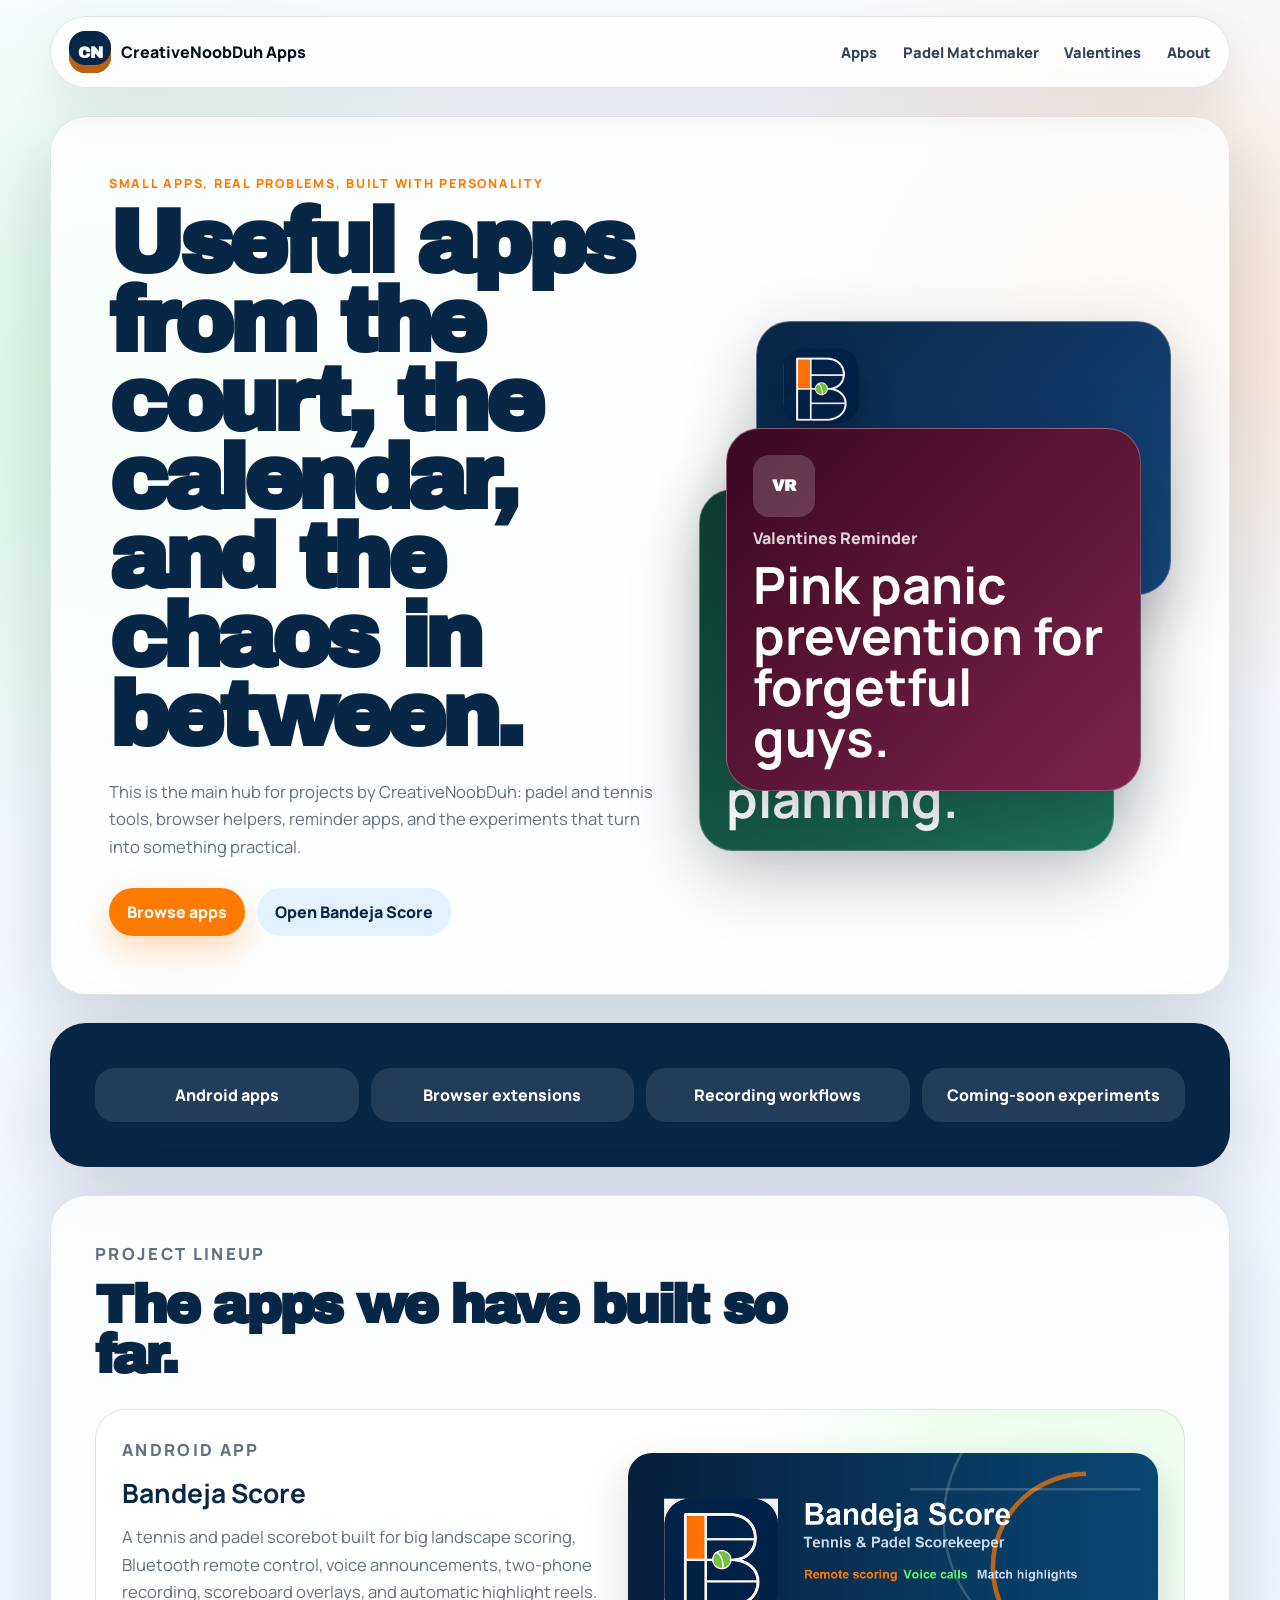
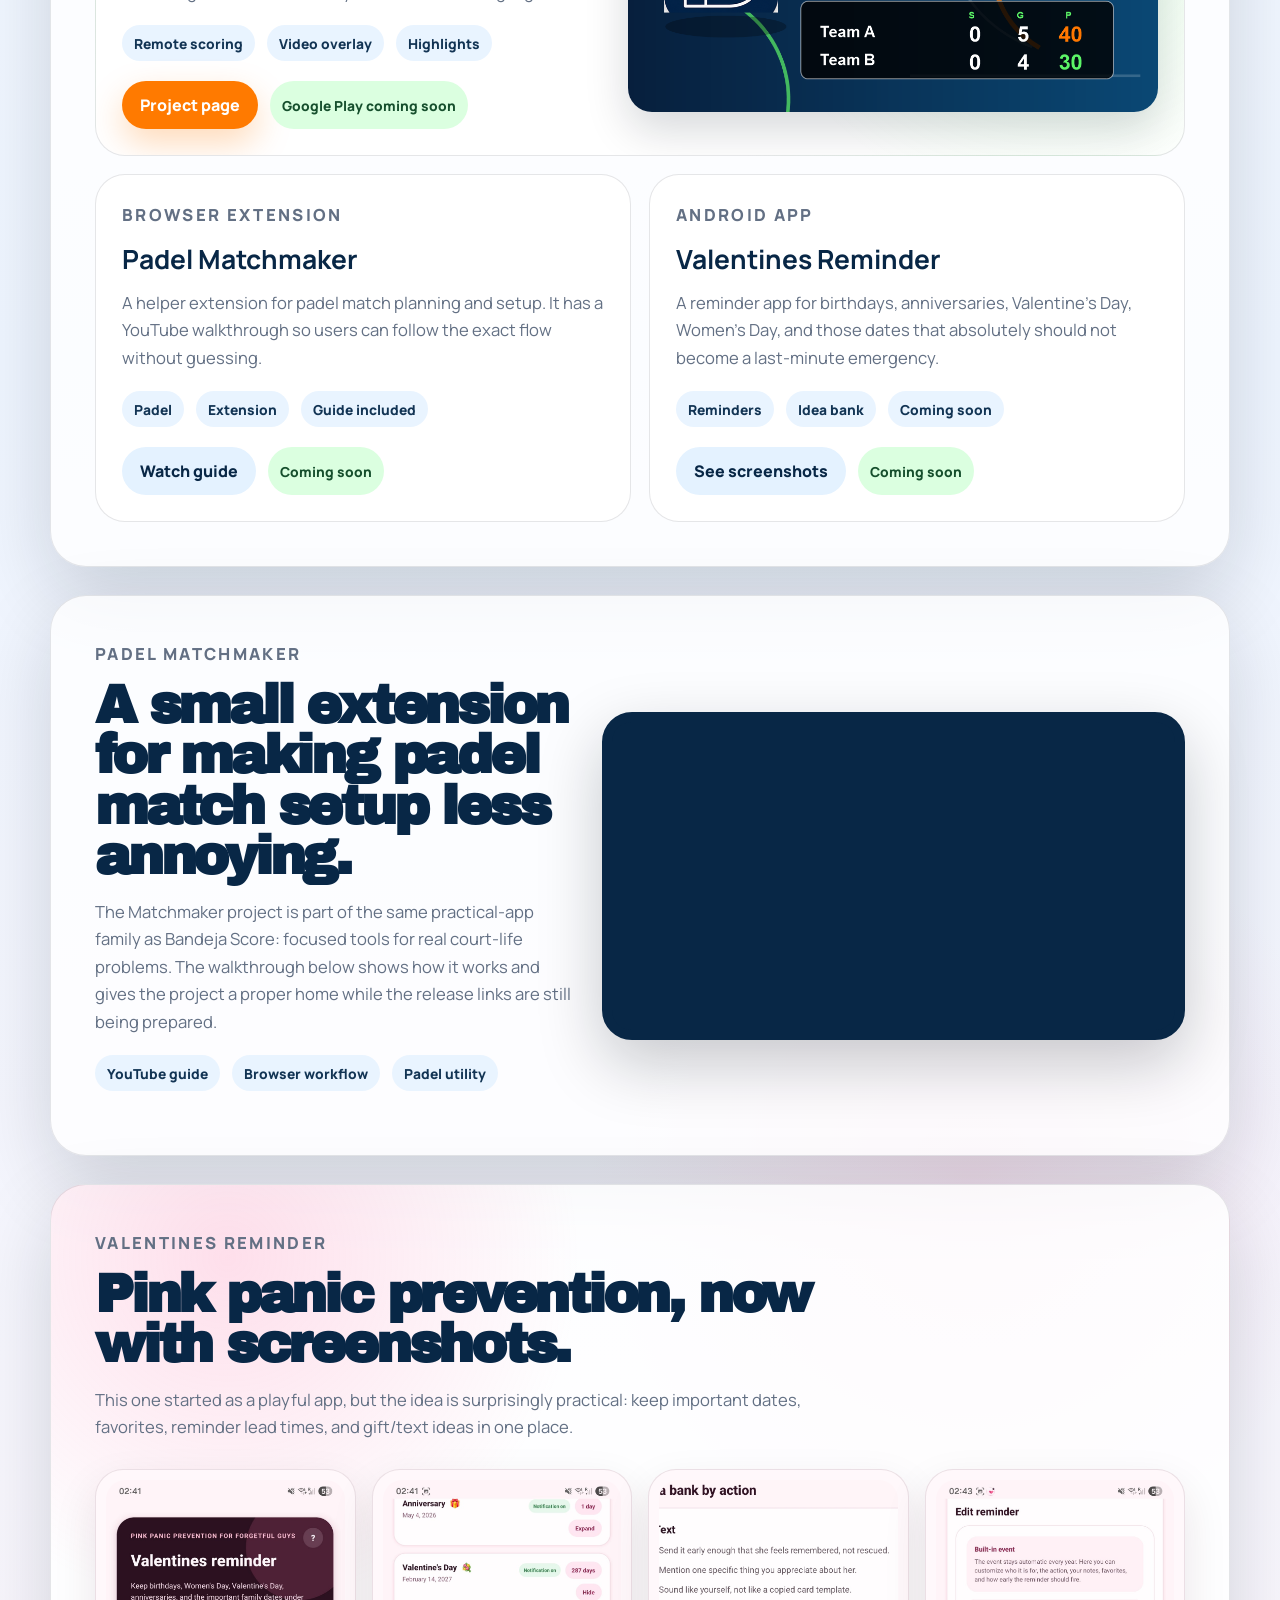
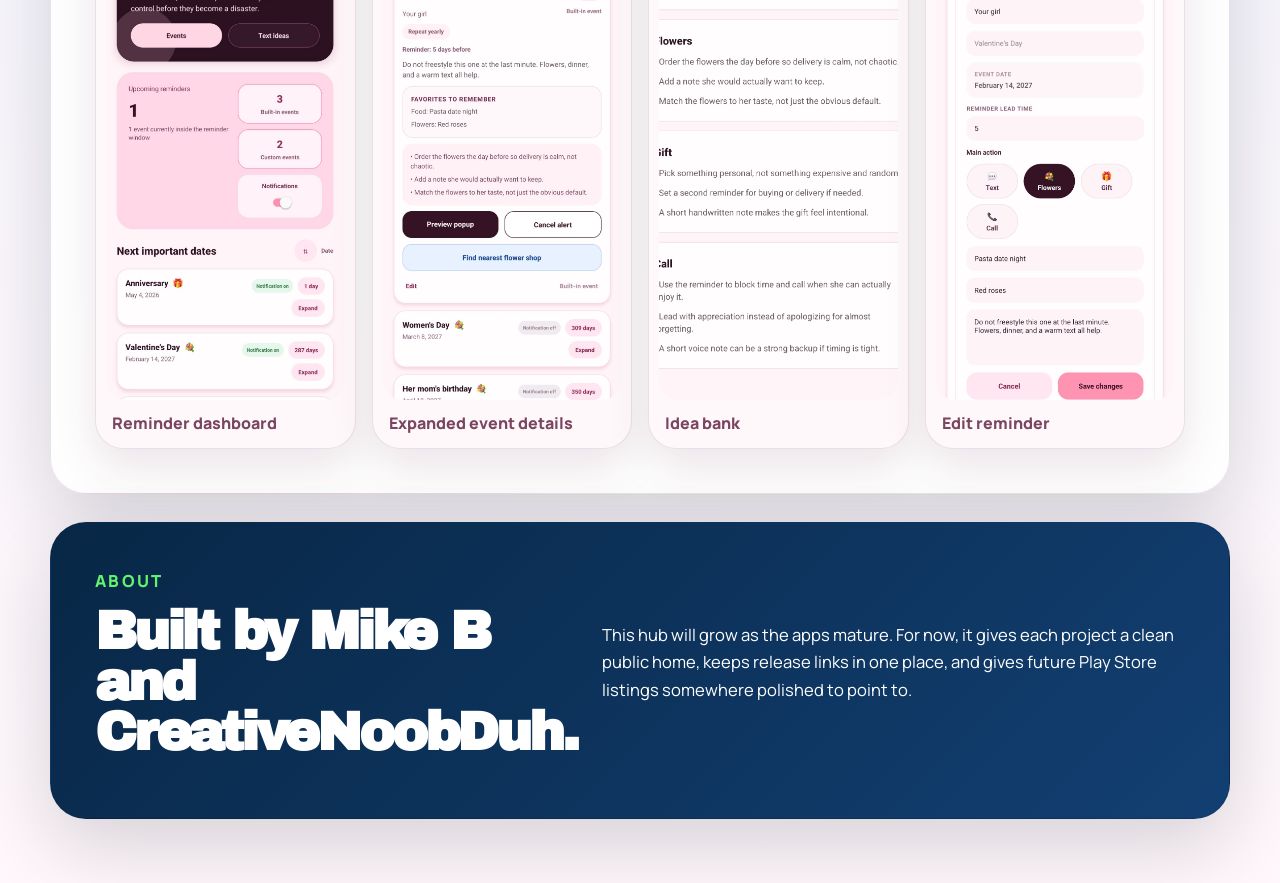
<file: index.html>
<!DOCTYPE html>
<html lang="en">
<head>
  <meta charset="UTF-8">
  <meta name="viewport" content="width=device-width, initial-scale=1.0">
  <title>CreativeNoobDuh Apps</title>
  <meta
    name="description"
    content="A home for apps and tools by CreativeNoobDuh, including Bandeja Score, Padel Matchmaker, and Valentines Reminder."
  >
  <meta property="og:title" content="CreativeNoobDuh Apps">
  <meta property="og:description" content="Apps for padel, tennis, useful reminders, and playful experiments.">
  <meta property="og:image" content="assets/bandeja/feature-graphic.png">
  <link rel="preconnect" href="https://fonts.googleapis.com">
  <link rel="preconnect" href="https://fonts.gstatic.com" crossorigin>
  <link
    href="https://fonts.googleapis.com/css2?family=Archivo+Black&family=Manrope:wght@400;600;700;800;900&display=swap"
    rel="stylesheet"
  >
  <link rel="stylesheet" href="styles.css">
</head>
<body>
  <header class="site-header">
    <a class="brand" href="#top" aria-label="CreativeNoobDuh Apps home">
      <span class="brand-mark">CN</span>
      <span>CreativeNoobDuh Apps</span>
    </a>
    <nav class="site-nav" aria-label="Primary navigation">
      <a href="#apps">Apps</a>
      <a href="#matchmaker">Padel Matchmaker</a>
      <a href="#valentines">Valentines</a>
      <a href="#about">About</a>
    </nav>
  </header>

  <main id="top">
    <section class="hero">
      <div class="hero-copy">
        <p class="eyebrow">Small apps, real problems, built with personality</p>
        <h1>Useful apps from the court, the calendar, and the chaos in between.</h1>
        <p class="hero-text">
          This is the main hub for projects by CreativeNoobDuh: padel and tennis tools, browser helpers,
          reminder apps, and the experiments that turn into something practical.
        </p>
        <div class="hero-actions">
          <a class="button button-primary" href="#apps">Browse apps</a>
          <a class="button button-secondary" href="bandejascore/">Open Bandeja Score</a>
        </div>
      </div>
      <div class="hero-stack" aria-label="Featured apps preview">
        <article class="hero-card bandeja-card">
          <img src="assets/bandeja/icon.png" alt="" class="app-icon">
          <span>Bandeja Score</span>
          <strong>Score. Record. Highlight.</strong>
        </article>
        <article class="hero-card match-card">
          <span class="mini-mark">PM</span>
          <span>Padel Matchmaker</span>
          <strong>Browser extension for easier match planning.</strong>
        </article>
        <article class="hero-card valentine-card">
          <span class="mini-mark">VR</span>
          <span>Valentines Reminder</span>
          <strong>Pink panic prevention for forgetful guys.</strong>
        </article>
      </div>
    </section>

    <section class="section intro-strip">
      <span>Android apps</span>
      <span>Browser extensions</span>
      <span>Recording workflows</span>
      <span>Coming-soon experiments</span>
    </section>

    <section class="section" id="apps">
      <div class="section-heading">
        <p class="eyebrow">Project lineup</p>
        <h2>The apps we have built so far.</h2>
      </div>
      <div class="app-grid">
        <article class="app-card app-card-featured">
          <div class="app-card-copy">
            <p class="card-kicker">Android app</p>
            <h3>Bandeja Score</h3>
            <p>
              A tennis and padel scorebot built for big landscape scoring, Bluetooth remote control,
              voice announcements, two-phone recording, scoreboard overlays, and automatic highlight reels.
            </p>
            <div class="tag-row">
              <span>Remote scoring</span>
              <span>Video overlay</span>
              <span>Highlights</span>
            </div>
            <div class="card-actions">
              <a class="button button-primary" href="bandejascore/">Project page</a>
              <span class="status-pill">Google Play coming soon</span>
            </div>
          </div>
          <img src="assets/bandeja/feature-graphic.png" alt="Bandeja Score feature graphic" class="feature-shot">
        </article>

        <article class="app-card">
          <p class="card-kicker">Browser extension</p>
          <h3>Padel Matchmaker</h3>
          <p>
            A helper extension for padel match planning and setup. It has a YouTube walkthrough so users can
            follow the exact flow without guessing.
          </p>
          <div class="tag-row">
            <span>Padel</span>
            <span>Extension</span>
            <span>Guide included</span>
          </div>
          <div class="card-actions">
            <a class="button button-secondary" href="#matchmaker">Watch guide</a>
            <span class="status-pill">Coming soon</span>
          </div>
        </article>

        <article class="app-card">
          <p class="card-kicker">Android app</p>
          <h3>Valentines Reminder</h3>
          <p>
            A reminder app for birthdays, anniversaries, Valentine's Day, Women's Day, and those dates that
            absolutely should not become a last-minute emergency.
          </p>
          <div class="tag-row">
            <span>Reminders</span>
            <span>Idea bank</span>
            <span>Coming soon</span>
          </div>
          <div class="card-actions">
            <a class="button button-secondary" href="#valentines">See screenshots</a>
            <span class="status-pill">Coming soon</span>
          </div>
        </article>
      </div>
    </section>

    <section class="section split-section" id="matchmaker">
      <div class="section-copy">
        <p class="eyebrow">Padel Matchmaker</p>
        <h2>A small extension for making padel match setup less annoying.</h2>
        <p>
          The Matchmaker project is part of the same practical-app family as Bandeja Score: focused tools for
          real court-life problems. The walkthrough below shows how it works and gives the project a proper
          home while the release links are still being prepared.
        </p>
        <div class="tag-row">
          <span>YouTube guide</span>
          <span>Browser workflow</span>
          <span>Padel utility</span>
        </div>
      </div>
      <div class="video-frame">
        <iframe
          src="https://www.youtube.com/embed/cnwSlOgUgn4"
          title="Padel Matchmaker instruction guide"
          allow="accelerometer; autoplay; clipboard-write; encrypted-media; gyroscope; picture-in-picture; web-share"
          allowfullscreen
        ></iframe>
      </div>
    </section>

    <section class="section valentines-section" id="valentines">
      <div class="section-heading">
        <p class="eyebrow">Valentines Reminder</p>
        <h2>Pink panic prevention, now with screenshots.</h2>
        <p>
          This one started as a playful app, but the idea is surprisingly practical: keep important dates,
          favorites, reminder lead times, and gift/text ideas in one place.
        </p>
      </div>
      <div class="phone-gallery">
        <figure>
          <img src="assets/valentines/dashboard.jpeg" alt="Valentines Reminder dashboard">
          <figcaption>Reminder dashboard</figcaption>
        </figure>
        <figure>
          <img src="assets/valentines/expanded-reminder.jpeg" alt="Expanded Valentines Reminder event details">
          <figcaption>Expanded event details</figcaption>
        </figure>
        <figure>
          <img src="assets/valentines/idea-bank.jpeg" alt="Valentines Reminder idea bank">
          <figcaption>Idea bank</figcaption>
        </figure>
        <figure>
          <img src="assets/valentines/edit-reminder.jpeg" alt="Valentines Reminder edit screen">
          <figcaption>Edit reminder</figcaption>
        </figure>
      </div>
    </section>

    <section class="section about-section" id="about">
      <div>
        <p class="eyebrow">About</p>
        <h2>Built by Mike B and CreativeNoobDuh.</h2>
      </div>
      <p>
        This hub will grow as the apps mature. For now, it gives each project a clean public home, keeps
        release links in one place, and gives future Play Store listings somewhere polished to point to.
      </p>
    </section>
  </main>
</body>
</html>
</file>
<file: styles.css>
:root {
  --ink: #08101d;
  --muted: #637084;
  --paper: #f6f9ff;
  --white: #ffffff;
  --navy: #082746;
  --blue: #17477d;
  --sky: #69bfff;
  --orange: #ff7a00;
  --green: #62f46f;
  --pink: #ff7cab;
  --plum: #3a0821;
  --line: rgba(8, 16, 29, 0.1);
  --shadow: 0 28px 80px rgba(8, 16, 29, 0.16);
}

* {
  box-sizing: border-box;
}

html {
  scroll-behavior: smooth;
}

body {
  margin: 0;
  color: var(--ink);
  background:
    radial-gradient(circle at 10% 10%, rgba(98, 244, 111, 0.2), transparent 28rem),
    radial-gradient(circle at 88% 8%, rgba(255, 122, 0, 0.18), transparent 26rem),
    radial-gradient(circle at 76% 68%, rgba(255, 124, 171, 0.15), transparent 24rem),
    linear-gradient(180deg, #f8fbff 0%, #eef5ff 48%, #fff7fb 100%);
  font-family: "Manrope", sans-serif;
}

a {
  color: inherit;
  text-decoration: none;
}

img {
  display: block;
  max-width: 100%;
}

.site-header {
  position: sticky;
  top: 16px;
  z-index: 20;
  display: flex;
  align-items: center;
  justify-content: space-between;
  width: min(1180px, calc(100% - 32px));
  margin: 16px auto 0;
  padding: 14px 18px;
  border: 1px solid var(--line);
  border-radius: 999px;
  background: rgba(255, 255, 255, 0.78);
  backdrop-filter: blur(18px);
  box-shadow: 0 18px 50px rgba(8, 16, 29, 0.08);
}

.brand,
.site-nav,
.hero-card,
.button,
.status-pill,
.tag-row span {
  font-weight: 900;
}

.brand {
  display: flex;
  align-items: center;
  gap: 10px;
}

.brand-mark,
.mini-mark {
  display: inline-grid;
  place-items: center;
  border-radius: 16px;
  color: var(--white);
  background: var(--navy);
  font-family: "Archivo Black", sans-serif;
}

.brand-mark {
  width: 42px;
  height: 42px;
  box-shadow: inset 0 -8px 0 rgba(255, 122, 0, 0.72);
}

.site-nav {
  display: flex;
  gap: clamp(12px, 2vw, 26px);
  color: #324158;
  font-size: 0.92rem;
}

main {
  width: min(1180px, calc(100% - 32px));
  margin: 0 auto;
  padding: 28px 0 64px;
}

.hero,
.section {
  border: 1px solid var(--line);
  border-radius: 36px;
  background: rgba(255, 255, 255, 0.78);
  box-shadow: var(--shadow);
}

.hero {
  display: grid;
  grid-template-columns: minmax(0, 1.08fr) minmax(320px, 0.92fr);
  gap: 36px;
  min-height: 620px;
  padding: clamp(30px, 5vw, 58px);
  overflow: hidden;
}

.hero-copy {
  align-self: center;
}

.eyebrow,
.card-kicker {
  margin: 0 0 12px;
  color: var(--orange);
  font-size: 0.78rem;
  font-weight: 900;
  letter-spacing: 0.14em;
  text-transform: uppercase;
}

h1,
h2,
h3,
p {
  margin-top: 0;
}

h1,
h2 {
  color: var(--navy);
  font-family: "Archivo Black", sans-serif;
  letter-spacing: -0.06em;
}

h1 {
  max-width: 780px;
  margin-bottom: 22px;
  font-size: clamp(3.2rem, 7vw, 6.7rem);
  line-height: 0.88;
}

h2 {
  margin-bottom: 16px;
  font-size: clamp(2.2rem, 4.2vw, 4.4rem);
  line-height: 0.94;
}

h3 {
  margin-bottom: 12px;
  color: var(--navy);
  font-size: 1.65rem;
}

.hero-text,
.section-copy p,
.section-heading p,
.app-card p,
.about-section p {
  color: var(--muted);
  font-size: 1.04rem;
  line-height: 1.65;
}

.hero-actions,
.card-actions,
.tag-row {
  display: flex;
  flex-wrap: wrap;
  gap: 12px;
}

.hero-actions {
  margin-top: 28px;
}

.button {
  display: inline-flex;
  align-items: center;
  justify-content: center;
  min-height: 48px;
  padding: 0 18px;
  border-radius: 999px;
}

.button-primary {
  color: var(--white);
  background: var(--orange);
  box-shadow: 0 14px 34px rgba(255, 122, 0, 0.28);
}

.button-secondary {
  color: var(--navy);
  background: #e4f2ff;
}

.hero-stack {
  position: relative;
  align-self: center;
  min-height: 470px;
}

.hero-card {
  position: absolute;
  display: grid;
  gap: 10px;
  width: min(88%, 430px);
  padding: 26px;
  border: 1px solid rgba(255, 255, 255, 0.28);
  border-radius: 34px;
  color: var(--white);
  box-shadow: 0 24px 70px rgba(8, 16, 29, 0.24);
}

.hero-card strong {
  font-size: clamp(1.8rem, 4vw, 3.2rem);
  line-height: 1;
}

.hero-card span:not(.mini-mark) {
  opacity: 0.82;
}

.bandeja-card {
  top: 0;
  right: 0;
  background: linear-gradient(135deg, var(--navy), var(--blue));
}

.match-card {
  top: 168px;
  left: 0;
  background: linear-gradient(135deg, #103f33, #1d745b);
}

.valentine-card {
  right: 30px;
  bottom: 0;
  background: linear-gradient(135deg, var(--plum), #7d234b);
}

.app-icon {
  width: 76px;
  height: 76px;
  border-radius: 22px;
  box-shadow: 0 14px 32px rgba(0, 0, 0, 0.24);
}

.mini-mark {
  width: 62px;
  height: 62px;
  background: rgba(255, 255, 255, 0.18);
}

.section {
  margin-top: 28px;
  padding: clamp(26px, 4vw, 44px);
}

.intro-strip {
  display: grid;
  grid-template-columns: repeat(4, minmax(0, 1fr));
  gap: 12px;
  background: var(--navy);
  color: var(--white);
}

.intro-strip span {
  padding: 16px;
  border-radius: 20px;
  background: rgba(255, 255, 255, 0.1);
  text-align: center;
  font-weight: 900;
}

.section-heading {
  max-width: 780px;
  margin-bottom: 28px;
}

.app-grid {
  display: grid;
  grid-template-columns: repeat(2, minmax(0, 1fr));
  gap: 18px;
}

.app-card {
  border: 1px solid var(--line);
  border-radius: 30px;
  background: var(--white);
  padding: 26px;
  overflow: hidden;
}

.app-card-featured {
  display: grid;
  grid-column: span 2;
  grid-template-columns: minmax(0, 0.95fr) minmax(320px, 1.05fr);
  gap: 26px;
  align-items: center;
  background:
    radial-gradient(circle at 88% 24%, rgba(98, 244, 111, 0.16), transparent 20rem),
    var(--white);
}

.feature-shot {
  border-radius: 24px;
  box-shadow: 0 18px 44px rgba(8, 16, 29, 0.16);
}

.tag-row {
  margin: 20px 0;
}

.tag-row span,
.status-pill {
  display: inline-flex;
  align-items: center;
  min-height: 36px;
  padding: 0 12px;
  border-radius: 999px;
  font-size: 0.86rem;
}

.tag-row span {
  color: #123454;
  background: #e9f4ff;
}

.status-pill {
  color: #164f2d;
  background: #dbffe0;
}

.split-section,
.about-section {
  display: grid;
  grid-template-columns: minmax(0, 0.9fr) minmax(340px, 1.1fr);
  gap: 30px;
  align-items: center;
}

.video-frame {
  position: relative;
  aspect-ratio: 16 / 9;
  border: 10px solid var(--navy);
  border-radius: 30px;
  overflow: hidden;
  background: var(--navy);
  box-shadow: 0 24px 64px rgba(8, 16, 29, 0.22);
}

.video-frame iframe {
  position: absolute;
  inset: 0;
  width: 100%;
  height: 100%;
  border: 0;
}

.valentines-section {
  background:
    radial-gradient(circle at 15% 8%, rgba(255, 124, 171, 0.24), transparent 22rem),
    rgba(255, 255, 255, 0.82);
}

.phone-gallery {
  display: grid;
  grid-template-columns: repeat(4, minmax(0, 1fr));
  gap: 16px;
}

figure {
  margin: 0;
  padding: 10px;
  border: 1px solid rgba(58, 8, 33, 0.1);
  border-radius: 28px;
  background: #fff8fb;
  box-shadow: 0 18px 44px rgba(58, 8, 33, 0.1);
}

figure img {
  width: 100%;
  height: 520px;
  border-radius: 20px;
  object-fit: cover;
  object-position: top;
}

figcaption {
  padding: 12px 6px 4px;
  color: #7a4560;
  font-weight: 900;
}

.about-section {
  background: linear-gradient(135deg, var(--navy), #123f72);
}

.about-section h2,
.about-section p {
  color: var(--white);
}

.about-section .eyebrow {
  color: var(--green);
}

@media (max-width: 920px) {
  .site-header {
    align-items: flex-start;
    flex-direction: column;
    border-radius: 28px;
  }

  .site-nav {
    flex-wrap: wrap;
  }

  .hero,
  .app-card-featured,
  .split-section,
  .about-section {
    grid-template-columns: 1fr;
  }

  .hero-stack {
    min-height: 680px;
  }

  .hero-card {
    position: relative;
    inset: auto;
    width: 100%;
    margin-bottom: 14px;
  }

  .intro-strip,
  .app-grid,
  .phone-gallery {
    grid-template-columns: 1fr;
  }

  .app-card-featured {
    grid-column: auto;
  }

  figure img {
    height: auto;
  }
}

@media (max-width: 560px) {
  .site-header,
  main {
    width: min(100% - 20px, 1180px);
  }

  h1 {
    font-size: 3.15rem;
  }

  .hero,
  .section {
    border-radius: 26px;
  }
}
</file>
